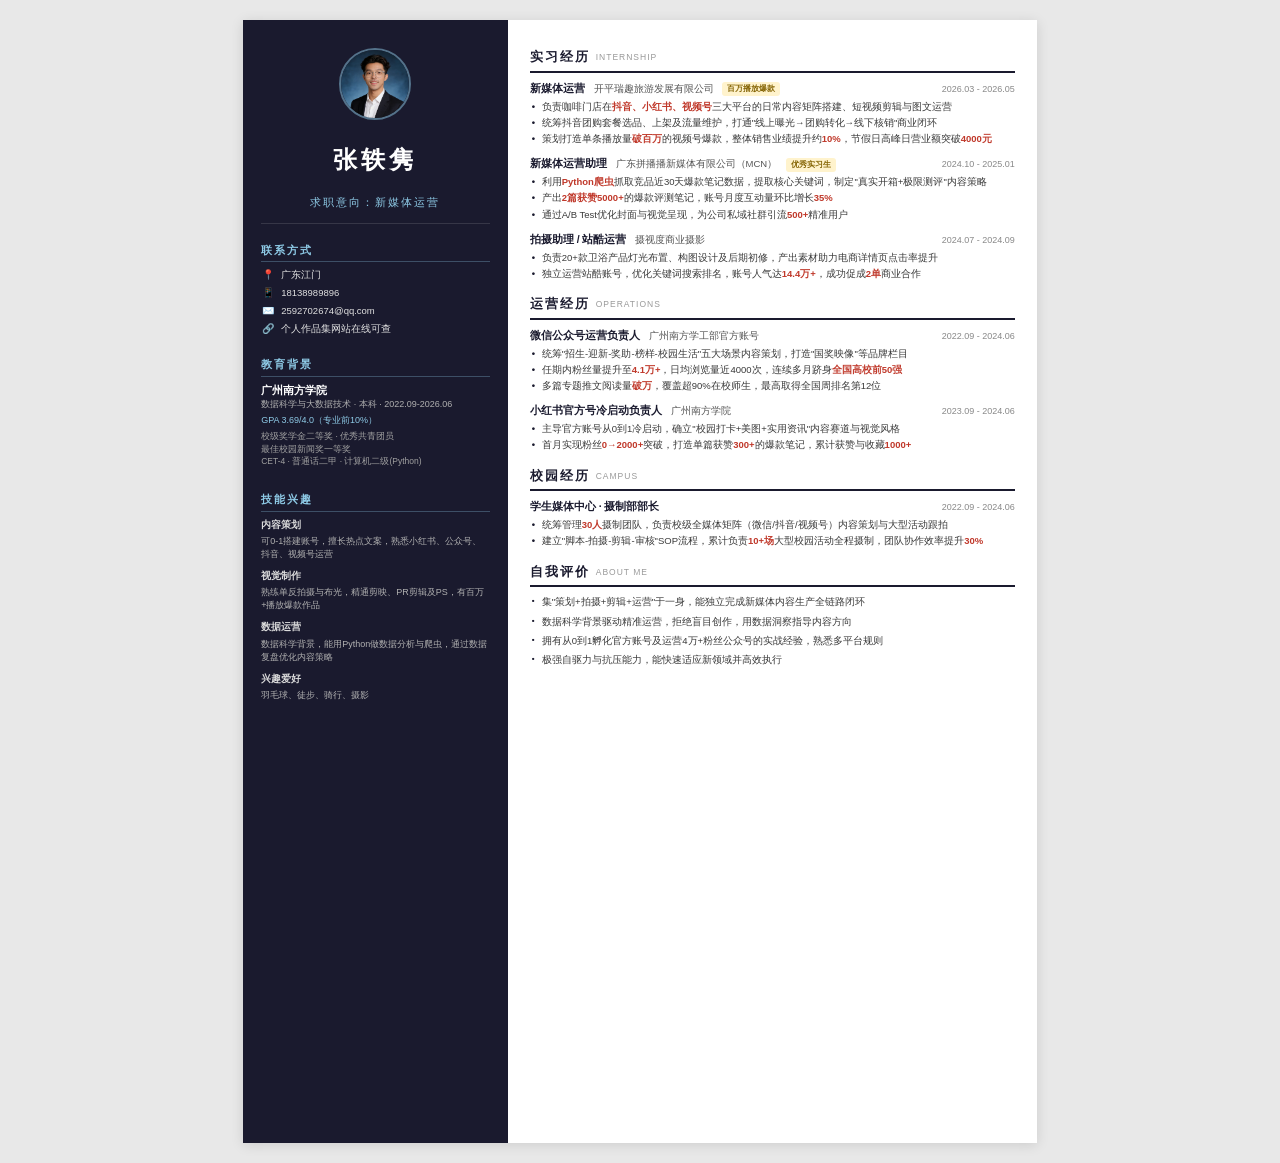
<file: resume.html>
<!DOCTYPE html>
<html lang="zh-CN">
<head>
    <meta charset="UTF-8">
    <meta name="viewport" content="width=device-width, initial-scale=1.0">
    <title>张轶隽 - 新媒体运营简历</title>
    <style>
        /* ===== Reset & Base ===== */
        *, *::before, *::after { margin: 0; padding: 0; box-sizing: border-box; }

        @page {
            size: A4;
            margin: 0;
        }

        body {
            font-family: "PingFang SC", "Microsoft YaHei", "Noto Sans SC", sans-serif;
            font-size: 10px;
            line-height: 1.5;
            color: #2c2c2c;
            background: #e8e8e8;
            -webkit-font-smoothing: antialiased;
        }

        .resume {
            width: 210mm;
            min-height: 297mm;
            max-height: 297mm;
            margin: 20px auto;
            background: #fff;
            box-shadow: 0 2px 12px rgba(0,0,0,0.12);
            overflow: hidden;
            display: grid;
            grid-template-columns: 1fr 2fr;
        }

        @media print {
            body { background: #fff; }
            .resume { margin: 0; box-shadow: none; }
        }

        /* ===== Left Sidebar ===== */
        .sidebar {
            background: #1a1a2e;
            color: #e0e0e0;
            padding: 28px 18px 16px;
            display: flex;
            flex-direction: column;
            gap: 14px;
        }

        .sidebar-photo {
            width: 72px;
            height: 72px;
            border-radius: 50%;
            object-fit: cover;
            border: 2.5px solid rgba(142,202,230,0.5);
            display: block;
            margin: 0 auto 8px;
        }

        .sidebar-name {
            font-size: 24px;
            font-weight: 700;
            color: #fff;
            letter-spacing: 4px;
            text-align: center;
            margin-bottom: 2px;
        }

        .sidebar-target {
            text-align: center;
            font-size: 11px;
            color: #8ecae6;
            letter-spacing: 2px;
            margin-bottom: 4px;
            padding-bottom: 12px;
            border-bottom: 1px solid rgba(255,255,255,0.12);
        }

        .sidebar-section-title {
            font-size: 11px;
            font-weight: 700;
            color: #8ecae6;
            letter-spacing: 2px;
            margin-bottom: 6px;
            padding-bottom: 3px;
            border-bottom: 1.5px solid rgba(142,202,230,0.3);
            text-transform: uppercase;
        }

        .sidebar-section { margin-bottom: 2px; }

        .contact-list { list-style: none; }
        .contact-list li {
            font-size: 9.5px;
            margin-bottom: 4px;
            display: flex;
            align-items: center;
            gap: 6px;
            line-height: 1.4;
        }
        .contact-list .icon {
            width: 14px;
            height: 14px;
            flex-shrink: 0;
            display: flex;
            align-items: center;
            justify-content: center;
            font-size: 10px;
        }

        .edu-item { margin-bottom: 8px; }
        .edu-school {
            font-size: 10.5px;
            font-weight: 600;
            color: #fff;
            line-height: 1.4;
        }
        .edu-detail {
            font-size: 9px;
            color: #b0b0b0;
            margin-top: 1px;
        }
        .edu-gpa {
            font-size: 9px;
            color: #8ecae6;
            margin-top: 2px;
        }
        .edu-honors {
            font-size: 8.5px;
            color: #a0a0a0;
            margin-top: 3px;
            line-height: 1.45;
        }

        .skill-group { margin-bottom: 8px; }
        .skill-group-title {
            font-size: 9.5px;
            font-weight: 600;
            color: #ddd;
            margin-bottom: 3px;
        }
        .skill-group p {
            font-size: 9px;
            color: #b0b0b0;
            line-height: 1.45;
        }

        .hobby-text {
            font-size: 9px;
            color: #b0b0b0;
        }

        .eval-item {
            font-size: 9px;
            color: #b8b8b8;
            margin-bottom: 5px;
            padding-left: 10px;
            position: relative;
            line-height: 1.5;
        }
        .eval-item::before {
            content: "▸";
            position: absolute;
            left: 0;
            color: #8ecae6;
            font-size: 8px;
        }

        /* Main area eval items */
        .main .eval-item {
            color: #3a3a3a;
            font-size: 9.5px;
            padding-left: 12px;
        }
        .main .eval-item::before {
            color: #1a1a2e;
            content: "•";
            left: 2px;
            font-weight: 700;
        }

        /* ===== Right Main ===== */
        .main {
            padding: 28px 22px 16px;
            display: flex;
            flex-direction: column;
            gap: 12px;
        }

        .section-title {
            font-size: 12.5px;
            font-weight: 700;
            color: #1a1a2e;
            letter-spacing: 2px;
            padding-bottom: 4px;
            border-bottom: 2px solid #1a1a2e;
            margin-bottom: 8px;
            display: flex;
            align-items: center;
            gap: 6px;
        }
        .section-title .en {
            font-size: 8.5px;
            font-weight: 400;
            color: #999;
            letter-spacing: 1px;
        }

        .exp-block { margin-bottom: 10px; }
        .exp-block:last-child { margin-bottom: 0; }

        .exp-header {
            display: flex;
            justify-content: space-between;
            align-items: baseline;
            margin-bottom: 3px;
        }
        .exp-title {
            font-size: 10.5px;
            font-weight: 700;
            color: #1a1a2e;
        }
        .exp-company {
            font-size: 9.5px;
            color: #555;
            margin-left: 6px;
            font-weight: 400;
        }
        .exp-date {
            font-size: 9px;
            color: #888;
            white-space: nowrap;
            flex-shrink: 0;
        }

        .exp-list {
            list-style: none;
            padding-left: 0;
        }
        .exp-list li {
            font-size: 9.5px;
            line-height: 1.5;
            padding-left: 12px;
            position: relative;
            margin-bottom: 2px;
            color: #3a3a3a;
        }
        .exp-list li::before {
            content: "•";
            position: absolute;
            left: 2px;
            color: #1a1a2e;
            font-weight: 700;
        }
        .exp-list li strong {
            color: #c0392b;
            font-weight: 700;
        }

        .highlight-badge {
            display: inline-block;
            background: #fff3cd;
            color: #856404;
            font-size: 8px;
            padding: 1px 5px;
            border-radius: 3px;
            font-weight: 600;
            margin-left: 6px;
            vertical-align: middle;
        }
    </style>
</head>
<body>
    <div class="resume">
        <!-- ===== 左侧边栏 ===== -->
        <div class="sidebar">
            <img src="images/profile_photo.jpeg" alt="张轶隽" class="sidebar-photo">
            <div class="sidebar-name">张轶隽</div>
            <div class="sidebar-target">求职意向：新媒体运营</div>

            <!-- 联系方式 -->
            <div class="sidebar-section">
                <div class="sidebar-section-title">联系方式</div>
                <ul class="contact-list">
                    <li><span class="icon">📍</span>广东江门</li>
                    <li><span class="icon">📱</span>18138989896</li>
                    <li><span class="icon">✉️</span>2592702674@qq.com</li>
                    <li><span class="icon">🔗</span>个人作品集网站在线可查</li>
                </ul>
            </div>

            <!-- 教育背景 -->
            <div class="sidebar-section">
                <div class="sidebar-section-title">教育背景</div>
                <div class="edu-item">
                    <div class="edu-school">广州南方学院</div>
                    <div class="edu-detail">数据科学与大数据技术 · 本科 · 2022.09-2026.06</div>
                    <div class="edu-gpa">GPA 3.69/4.0（专业前10%）</div>
                    <div class="edu-honors">
                        校级奖学金二等奖 · 优秀共青团员<br>
                        最佳校园新闻奖一等奖<br>
                        CET-4 · 普通话二甲 · 计算机二级(Python)
                    </div>
                </div>
            </div>

            <!-- 技能 -->
            <div class="sidebar-section">
                <div class="sidebar-section-title">技能兴趣</div>
                <div class="skill-group">
                    <div class="skill-group-title">内容策划</div>
                    <p>可0-1搭建账号，擅长热点文案，熟悉小红书、公众号、抖音、视频号运营</p>
                </div>
                <div class="skill-group">
                    <div class="skill-group-title">视觉制作</div>
                    <p>熟练单反拍摄与布光，精通剪映、PR剪辑及PS，有百万+播放爆款作品</p>
                </div>
                <div class="skill-group">
                    <div class="skill-group-title">数据运营</div>
                    <p>数据科学背景，能用Python做数据分析与爬虫，通过数据复盘优化内容策略</p>
                </div>
                <div class="skill-group">
                    <div class="skill-group-title">兴趣爱好</div>
                    <p class="hobby-text">羽毛球、徒步、骑行、摄影</p>
                </div>
            </div>

        </div>

        <!-- ===== 右侧主体 ===== -->
        <div class="main">
            <!-- 实习经历 -->
            <div class="section">
                <div class="section-title">实习经历 <span class="en">INTERNSHIP</span></div>

                <div class="exp-block">
                    <div class="exp-header">
                        <div>
                            <span class="exp-title">新媒体运营</span>
                            <span class="exp-company">开平瑞趣旅游发展有限公司</span>
                            <span class="highlight-badge">百万播放爆款</span>
                        </div>
                        <span class="exp-date">2026.03 - 2026.05</span>
                    </div>
                    <ul class="exp-list">
                        <li>负责咖啡门店在<strong>抖音、小红书、视频号</strong>三大平台的日常内容矩阵搭建、短视频剪辑与图文运营</li>
                        <li>统筹抖音团购套餐选品、上架及流量维护，打通"线上曝光→团购转化→线下核销"商业闭环</li>
                        <li>策划打造单条播放量<strong>破百万</strong>的视频号爆款，整体销售业绩提升约<strong>10%</strong>，节假日高峰日营业额突破<strong>4000元</strong></li>
                    </ul>
                </div>

                <div class="exp-block">
                    <div class="exp-header">
                        <div>
                            <span class="exp-title">新媒体运营助理</span>
                            <span class="exp-company">广东拼播播新媒体有限公司（MCN）</span>
                            <span class="highlight-badge">优秀实习生</span>
                        </div>
                        <span class="exp-date">2024.10 - 2025.01</span>
                    </div>
                    <ul class="exp-list">
                        <li>利用<strong>Python爬虫</strong>抓取竞品近30天爆款笔记数据，提取核心关键词，制定"真实开箱+极限测评"内容策略</li>
                        <li>产出<strong>2篇获赞5000+</strong>的爆款评测笔记，账号月度互动量环比增长<strong>35%</strong></li>
                        <li>通过A/B Test优化封面与视觉呈现，为公司私域社群引流<strong>500+</strong>精准用户</li>
                    </ul>
                </div>

                <div class="exp-block">
                    <div class="exp-header">
                        <div>
                            <span class="exp-title">拍摄助理 / 站酷运营</span>
                            <span class="exp-company">摄视度商业摄影</span>
                        </div>
                        <span class="exp-date">2024.07 - 2024.09</span>
                    </div>
                    <ul class="exp-list">
                        <li>负责20+款卫浴产品灯光布置、构图设计及后期初修，产出素材助力电商详情页点击率提升</li>
                        <li>独立运营站酷账号，优化关键词搜索排名，账号人气达<strong>14.4万+</strong>，成功促成<strong>2单</strong>商业合作</li>
                    </ul>
                </div>
            </div>

            <!-- 运营经历 -->
            <div class="section">
                <div class="section-title">运营经历 <span class="en">OPERATIONS</span></div>

                <div class="exp-block">
                    <div class="exp-header">
                        <div>
                            <span class="exp-title">微信公众号运营负责人</span>
                            <span class="exp-company">广州南方学工部官方账号</span>
                        </div>
                        <span class="exp-date">2022.09 - 2024.06</span>
                    </div>
                    <ul class="exp-list">
                        <li>统筹"招生-迎新-奖助-榜样-校园生活"五大场景内容策划，打造"国奖映像"等品牌栏目</li>
                        <li>任期内粉丝量提升至<strong>4.1万+</strong>，日均浏览量近4000次，连续多月跻身<strong>全国高校前50强</strong></li>
                        <li>多篇专题推文阅读量<strong>破万</strong>，覆盖超90%在校师生，最高取得全国周排名第12位</li>
                    </ul>
                </div>

                <div class="exp-block">
                    <div class="exp-header">
                        <div>
                            <span class="exp-title">小红书官方号冷启动负责人</span>
                            <span class="exp-company">广州南方学院</span>
                        </div>
                        <span class="exp-date">2023.09 - 2024.06</span>
                    </div>
                    <ul class="exp-list">
                        <li>主导官方账号从0到1冷启动，确立"校园打卡+美图+实用资讯"内容赛道与视觉风格</li>
                        <li>首月实现粉丝<strong>0→2000+</strong>突破，打造单篇获赞<strong>300+</strong>的爆款笔记，累计获赞与收藏<strong>1000+</strong></li>
                    </ul>
                </div>
            </div>

            <!-- 校园经历 -->
            <div class="section">
                <div class="section-title">校园经历 <span class="en">CAMPUS</span></div>

                <div class="exp-block">
                    <div class="exp-header">
                        <div>
                            <span class="exp-title">学生媒体中心 · 摄制部部长</span>
                        </div>
                        <span class="exp-date">2022.09 - 2024.06</span>
                    </div>
                    <ul class="exp-list">
                        <li>统筹管理<strong>30人</strong>摄制团队，负责校级全媒体矩阵（微信/抖音/视频号）内容策划与大型活动跟拍</li>
                        <li>建立"脚本-拍摄-剪辑-审核"SOP流程，累计负责<strong>10+场</strong>大型校园活动全程摄制，团队协作效率提升<strong>30%</strong></li>
                    </ul>
                </div>
            </div>

            <!-- 自我评价 -->
            <div class="section">
                <div class="section-title">自我评价 <span class="en">ABOUT ME</span></div>
                <div class="eval-item">集"策划+拍摄+剪辑+运营"于一身，能独立完成新媒体内容生产全链路闭环</div>
                <div class="eval-item">数据科学背景驱动精准运营，拒绝盲目创作，用数据洞察指导内容方向</div>
                <div class="eval-item">拥有从0到1孵化官方账号及运营4万+粉丝公众号的实战经验，熟悉多平台规则</div>
                <div class="eval-item">极强自驱力与抗压能力，能快速适应新领域并高效执行</div>
            </div>
        </div>
    </div>
</body>
</html>
</file>
